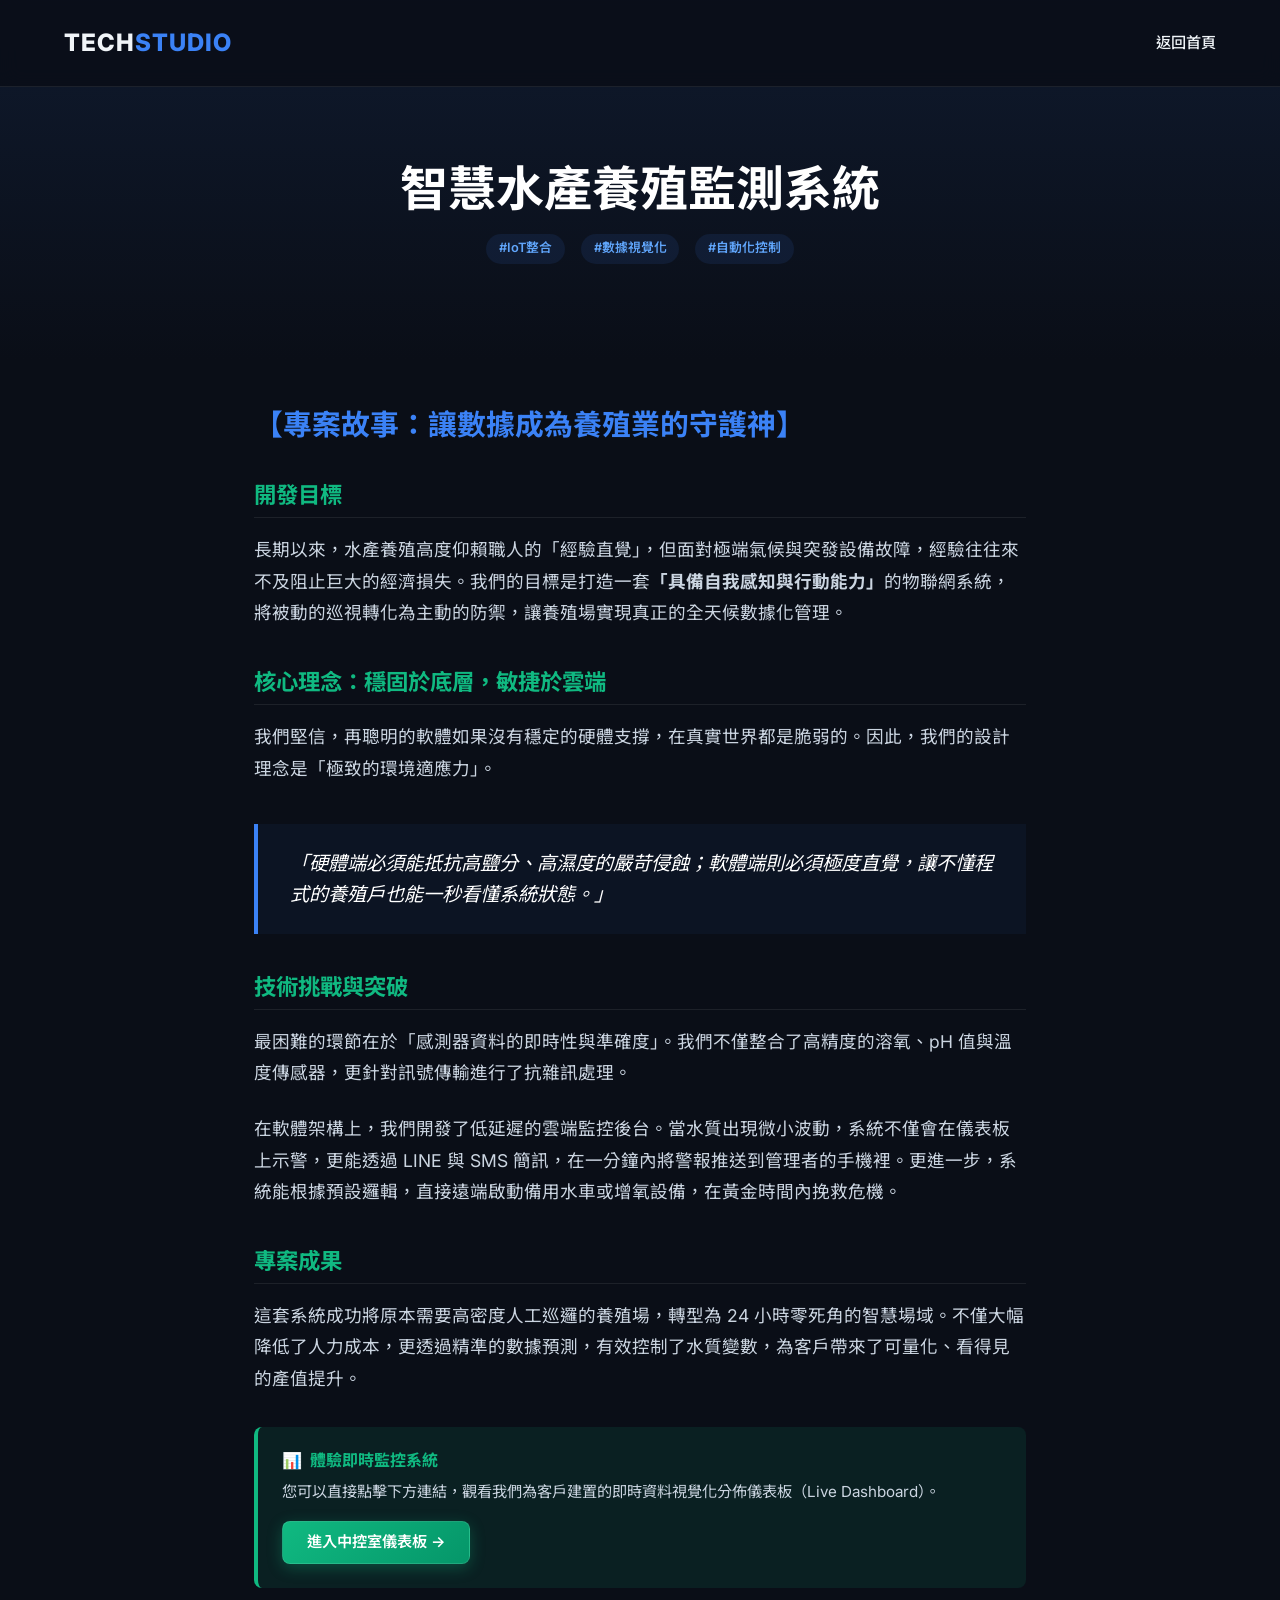
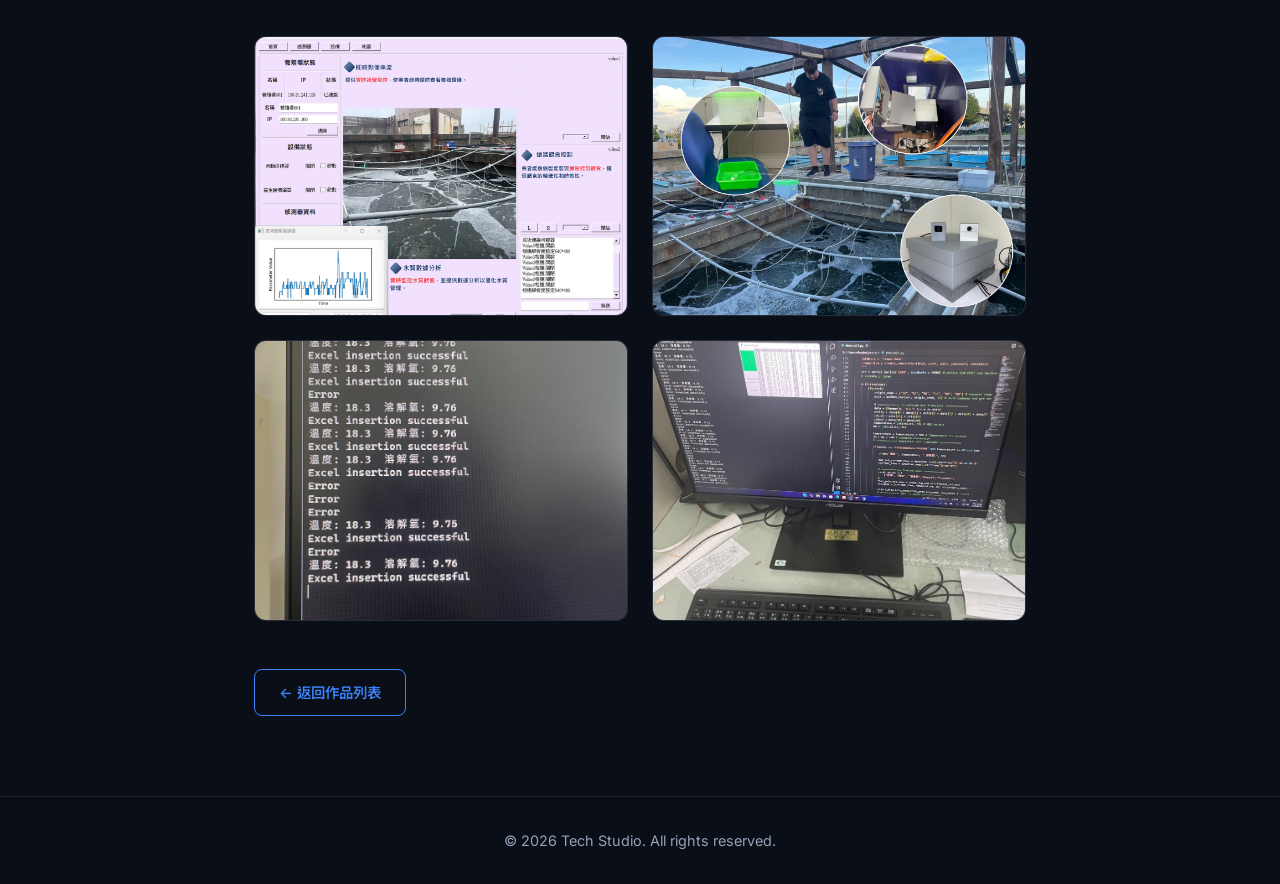
<file: case-aquaculture.html>
<!DOCTYPE html>
<html lang="zh-TW">
<head>
    <meta charset="UTF-8">
    <meta name="viewport" content="width=device-width, initial-scale=1.0">
    <title>智慧水產養殖監測系統 - 專案詳情</title>
    <link href="https://fonts.googleapis.com/css2?family=Inter:wght@300;400;600;800&family=Noto+Sans+TC:wght@300;400;700&display=swap" rel="stylesheet">
    <link rel="stylesheet" href="style.css">
</head>
<body>
    <nav class="navbar">
        <div class="logo">TECH<span>STUDIO</span></div>
        <ul class="nav-links">
            <li><a href="index.html">返回首頁</a></li>
        </ul>
    </nav>

    <header class="case-header">
        <div class="case-container">
            <h1 class="fade-in-up">智慧水產養殖監測系統</h1>
            <div class="case-meta fade-in-up">
                <span class="tag">#IoT整合</span>
                <span class="tag">#數據視覺化</span>
                <span class="tag">#自動化控制</span>
            </div>
        </div>
    </header>

    <main class="case-container">
        <section class="case-story fade-in-up">
            <h2>【專案故事：讓數據成為養殖業的守護神】</h2>
            
            <h3>開發目標</h3>
            <p>長期以來，水產養殖高度仰賴職人的「經驗直覺」，但面對極端氣候與突發設備故障，經驗往往來不及阻止巨大的經濟損失。我們的目標是打造一套<strong>「具備自我感知與行動能力」</strong>的物聯網系統，將被動的巡視轉化為主動的防禦，讓養殖場實現真正的全天候數據化管理。</p>
            
            <h3>核心理念：穩固於底層，敏捷於雲端</h3>
            <p>我們堅信，再聰明的軟體如果沒有穩定的硬體支撐，在真實世界都是脆弱的。因此，我們的設計理念是「極致的環境適應力」。</p>
            <blockquote>「硬體端必須能抵抗高鹽分、高濕度的嚴苛侵蝕；軟體端則必須極度直覺，讓不懂程式的養殖戶也能一秒看懂系統狀態。」</blockquote>

            <h3>技術挑戰與突破</h3>
            <p>最困難的環節在於「感測器資料的即時性與準確度」。我們不僅整合了高精度的溶氧、pH 值與溫度傳感器，更針對訊號傳輸進行了抗雜訊處理。</p>
            <p>在軟體架構上，我們開發了低延遲的雲端監控後台。當水質出現微小波動，系統不僅會在儀表板上示警，更能透過 LINE 與 SMS 簡訊，在一分鐘內將警報推送到管理者的手機裡。更進一步，系統能根據預設邏輯，直接遠端啟動備用水車或增氧設備，在黃金時間內挽救危機。</p>

            <h3>專案成果</h3>
            <p>這套系統成功將原本需要高密度人工巡邏的養殖場，轉型為 24 小時零死角的智慧場域。不僅大幅降低了人力成本，更透過精準的數據預測，有效控制了水質變數，為客戶帶來了可量化、看得見的產值提升。</p>

            <div style="margin: 2rem 0; padding: 1.5rem; background: rgba(16, 185, 129, 0.1); border-left: 4px solid var(--accent-green); border-radius: 8px;">
                <h4 style="color: var(--accent-green); margin-bottom: 0.5rem; display: flex; align-items: center; gap: 0.5rem;">
                    <span>📊</span> 體驗即時監控系統
                </h4>
                <p style="margin-bottom: 1rem; font-size: 0.95rem;">您可以直接點擊下方連結，觀看我們為客戶建置的即時資料視覺化分佈儀表板（Live Dashboard）。</p>
                <a href="http://210.61.164.188:8080/tv" target="_blank" class="btn-primary-small" style="background: linear-gradient(135deg, var(--accent-green), #059669); box-shadow: 0 4px 15px rgba(16, 185, 129, 0.3);">
                    進入中控室儀表板 &rarr;
                </a>
            </div>

            <div class="gallery-grid">
                <div class="gallery-item">
                    <img src="img/養殖1.jpg" alt="專案圖片" onerror="this.parentNode.innerHTML='<div class=&quot;placeholder-img&quot;>養殖一 圖片預留位</div>'">
                </div>
                <div class="gallery-item">
                    <img src="img/養殖2.jpg" alt="專案圖片" onerror="this.parentNode.innerHTML='<div class=&quot;placeholder-img&quot;>養殖二 圖片預留位</div>'">
                </div>
                <div class="gallery-item">
                    <img src="img/3.jpg" alt="專案圖片" onerror="this.parentNode.innerHTML='<div class=&quot;placeholder-img&quot;>圖1 圖片預留位</div>'">
                </div>
                <div class="gallery-item">
                    <img src="img/4.jpg" alt="專案圖片" onerror="this.parentNode.innerHTML='<div class=&quot;placeholder-img&quot;>圖2 圖片預留位</div>'">
                </div>
            </div>

            <div class="back-btn">
                <a href="index.html#portfolio" class="btn-outline">&larr; 返回作品列表</a>
            </div>
        </section>
    </main>

    <footer class="footer">
        <p>&copy; 2026 Tech Studio. All rights reserved.</p>
    </footer>

    <script src="script.js"></script>
</body>
</html>
</file>
<file: style.css>
:root {
    --bg-primary: #0a0e17;
    --bg-secondary: #131a28;
    --text-primary: #f0f4f8;
    --text-secondary: #94a3b8;
    --accent-blue: #3b82f6;
    --accent-green: #10b981;
    --accent-purple: #8b5cf6;
    --card-bg: rgba(19, 26, 40, 0.6);
    --glass-border: rgba(255, 255, 255, 0.08);
}

* {
    margin: 0;
    padding: 0;
    box-sizing: border-box;
}

html {
    scroll-behavior: smooth;
    font-family: 'Inter', 'Noto Sans TC', sans-serif;
}

body {
    background-color: var(--bg-primary);
    color: var(--text-primary);
    line-height: 1.6;
    overflow-x: hidden;
}

/* Typography */
h1, h2, h3, h4 {
    font-weight: 700;
    line-height: 1.2;
}

h2 {
    font-size: 2.5rem;
    margin-bottom: 1.5rem;
}

p {
    color: var(--text-secondary);
}

.section-padding {
    padding: 6rem 5%;
}

.section-padding-small {
    padding: 3rem 5%;
}

.section-title {
    text-align: center;
    background: linear-gradient(to right, #ffffff, var(--text-secondary));
    -webkit-background-clip: text;
    background-clip: text;
    -webkit-text-fill-color: transparent;
    margin-bottom: 3rem;
}

/* Team Section */
.team-grid {
    display: grid;
    grid-template-columns: repeat(auto-fit, minmax(280px, 1fr));
    gap: 2rem;
    margin-top: 2rem;
}

.member-card {
    background: var(--card-bg);
    border: 1px solid var(--glass-border);
    border-radius: 20px;
    padding: 2rem;
    text-align: center;
    backdrop-filter: blur(12px);
    transition: all 0.4s cubic-bezier(0.175, 0.885, 0.32, 1.275);
    display: flex;
    flex-direction: column;
    align-items: center;
}

.member-card:hover {
    transform: translateY(-8px);
    border-color: rgba(59, 130, 246, 0.5);
    box-shadow: 0 20px 40px rgba(0, 0, 0, 0.6), 0 0 20px rgba(59, 130, 246, 0.15);
}

.member-photo {
    width: 120px;
    height: 120px;
    border-radius: 50%;
    margin-bottom: 1.5rem;
    padding: 5px;
    background: linear-gradient(135deg, var(--accent-blue), var(--accent-purple));
}

.member-photo img {
    width: 100%;
    height: 100%;
    border-radius: 50%;
    object-fit: cover;
    border: 3px solid var(--bg-primary);
}

.member-info h3 {
    font-size: 1.4rem;
    color: #fff;
    margin-bottom: 0.2rem;
}

.member-info .role {
    display: block;
    color: var(--accent-blue);
    font-size: 0.9rem;
    font-weight: 600;
    margin-bottom: 1.2rem;
    letter-spacing: 1.5px;
}

.member-info .edu {
    margin-bottom: 1rem;
}

.member-info .edu p {
    font-size: 0.85rem;
    margin-bottom: 0.2rem;
    line-height: 1.4;
    color: #e2e8f0;
}

.member-info .exp {
    margin-bottom: 1.2rem;
    font-size: 0.85rem;
    color: var(--text-secondary);
}

.skills-tags {
    display: flex;
    flex-wrap: wrap;
    gap: 0.4rem;
    justify-content: center;
}

.skills-tags span {
    background: rgba(255, 255, 255, 0.05);
    color: var(--text-secondary);
    padding: 0.2rem 0.6rem;
    border-radius: 4px;
    font-size: 0.75rem;
    border: 1px solid var(--glass-border);
}

.member-card:hover .skills-tags span {
    border-color: rgba(59, 130, 246, 0.3);
    color: #fff;
}

.section-subtitle {
    text-align: center;
    margin-bottom: 3rem;
    font-size: 1.1rem;
}

.mt-5 { margin-top: 5rem; }
.w-100 { width: 100%; }

/* Buttons */
.btn-primary, .btn-primary-small {
    display: inline-block;
    background: linear-gradient(135deg, var(--accent-blue), #2563eb);
    color: white;
    text-decoration: none;
    border-radius: 8px;
    font-weight: 600;
    transition: all 0.3s ease;
    border: 1px solid rgba(255, 255, 255, 0.1);
    cursor: pointer;
}

.btn-primary {
    padding: 1rem 2.5rem;
    font-size: 1.1rem;
    box-shadow: 0 4px 15px rgba(59, 130, 246, 0.3);
}

.btn-outline {
    display: inline-block;
    padding: 0.7rem 1.5rem;
    border: 1px solid var(--accent-blue);
    color: var(--accent-blue);
    text-decoration: none;
    border-radius: 8px;
    font-weight: 600;
    font-size: 0.9rem;
    transition: all 0.3s ease;
    text-align: center;
}

.btn-outline:hover {
    background: rgba(59, 130, 246, 0.1);
    transform: translateY(-2px);
    box-shadow: 0 4px 12px rgba(59, 130, 246, 0.2);
}

.mt-2 { margin-top: 1rem; }
.mt-3 { margin-top: 2rem; }

.btn-primary-small {
    padding: 0.5rem 1.5rem;
    font-size: 0.95rem;
}

.btn-primary:hover, .btn-primary-small:hover {
    transform: translateY(-3px);
    box-shadow: 0 8px 25px rgba(59, 130, 246, 0.4);
    background: linear-gradient(135deg, #60a5fa, #1d4ed8);
    filter: brightness(1.1);
}

/* Navbar */
.navbar {
    position: fixed;
    top: 0;
    left: 0;
    width: 100%;
    padding: 1.5rem 5%;
    display: flex;
    justify-content: space-between;
    align-items: center;
    background: rgba(10, 14, 23, 0.85);
    backdrop-filter: blur(10px);
    z-index: 1000;
    border-bottom: 1px solid var(--glass-border);
}

.navbar .logo {
    font-size: 1.5rem;
    font-weight: 800;
    letter-spacing: 1px;
}

.navbar .logo span {
    color: var(--accent-blue);
}

.nav-links {
    list-style: none;
    display: flex;
    gap: 2rem;
    align-items: center;
}

.nav-links a {
    color: var(--text-primary);
    text-decoration: none;
    font-weight: 500;
    font-size: 0.95rem;
    transition: color 0.3s;
}

.nav-links a:hover {
    color: var(--accent-blue);
}

.hamburger {
    display: none;
    cursor: pointer;
}

.hamburger .bar {
    display: block;
    width: 25px;
    height: 3px;
    margin: 5px auto;
    transition: all 0.3s ease-in-out;
    background-color: white;
}

/* Hero Section */
.hero {
    position: relative;
    height: 100vh;
    display: flex;
    flex-direction: column;
    justify-content: center;
    align-items: center;
    text-align: center;
    padding: 0 20px;
    overflow: hidden;
}

.hero-bg {
    position: absolute;
    top: 0;
    left: 0;
    width: 100%;
    height: 100%;
    background-image: 
        radial-gradient(circle at 15% 50%, rgba(59, 130, 246, 0.15), transparent 25%),
        radial-gradient(circle at 85% 30%, rgba(139, 92, 246, 0.15), transparent 25%);
    background-color: var(--bg-primary);
    z-index: -1;
}

.hero-bg::after {
    content: '';
    position: absolute;
    top: 0;
    left: 0;
    width: 100%;
    height: 100%;
    background-image: linear-gradient(rgba(255, 255, 255, 0.03) 1px, transparent 1px),
                      linear-gradient(90deg, rgba(255, 255, 255, 0.03) 1px, transparent 1px);
    background-size: 30px 30px;
    z-index: -1;
}

.hero-content h1 {
    font-size: 3.5rem;
    margin-bottom: 1.5rem;
    background: linear-gradient(to right, #ffffff, #93c5fd);
    -webkit-background-clip: text;
    background-clip: text;
    -webkit-text-fill-color: transparent;
}

.hero-content .subtitle {
    font-size: 1.25rem;
    max-width: 800px;
    margin: 0 auto 2.5rem;
}

.trust-bar-container {
    margin-top: 4rem;
    border-top: 1px solid var(--glass-border);
    border-bottom: 1px solid var(--glass-border);
    padding: 1rem 0;
    width: 100%;
    max-width: 800px;
}

.trust-bar {
    display: flex;
    justify-content: center;
    align-items: center;
    gap: 1.5rem;
    font-size: 0.9rem;
    color: var(--text-secondary);
    letter-spacing: 1px;
    flex-wrap: wrap;
}

.trust-bar .separator {
    color: var(--accent-blue);
    opacity: 0.5;
}

/* Portfolio Section */
.portfolio-grid {
    display: grid;
    grid-template-columns: repeat(auto-fit, minmax(320px, 1fr));
    gap: 2.5rem;
    margin-top: 3rem;
}

.project-card {
    background: var(--card-bg);
    border: 1px solid var(--glass-border);
    border-radius: 16px;
    overflow: hidden;
    backdrop-filter: blur(10px);
    transition: transform 0.3s ease, box-shadow 0.3s ease;
    display: flex;
    flex-direction: column;
}

.project-card:hover {
    transform: translateY(-8px);
    box-shadow: 0 15px 35px rgba(0, 0, 0, 0.6);
    border-color: rgba(255, 255, 255, 0.15);
}

.project-img-wrapper {
    width: 100%;
    height: 220px;
    overflow: hidden;
}

.project-img-wrapper img {
    width: 100%;
    height: 100%;
    object-fit: cover;
    transition: transform 0.5s ease;
}

.project-card:hover .project-img-wrapper img {
    transform: scale(1.05);
}

.project-content {
    padding: 1.8rem;
    display: flex;
    flex-direction: column;
    flex-grow: 1;
}

.project-content h3 {
    font-size: 1.4rem;
    margin-bottom: 1rem;
    color: #fff;
}

.tags {
    display: flex;
    gap: 0.5rem;
    margin-bottom: 1rem;
    flex-wrap: wrap;
}

.tag {
    background: rgba(59, 130, 246, 0.1);
    color: #60a5fa;
    padding: 0.3rem 0.8rem;
    border-radius: 20px;
    font-size: 0.8rem;
    font-weight: 600;
}

.project-content p {
    font-size: 0.95rem;
    margin-bottom: 0.8rem;
}

.project-content strong {
    color: #e2e8f0;
}

.solution, .result {
    margin-top: 1rem;
    padding-top: 1rem;
    border-top: 1px solid var(--glass-border);
}

.solution h4 {
    font-size: 1rem;
    margin-bottom: 0.5rem;
    color: var(--accent-green);
}

.solution ul {
    list-style-type: none;
}

.solution li {
    font-size: 0.9rem;
    margin-bottom: 0.4rem;
    position: relative;
    padding-left: 1rem;
}

.solution li::before {
    content: '▹';
    position: absolute;
    left: 0;
    color: var(--accent-blue);
}

.result {
    color: #cbd5e1;
    font-size: 0.95rem;
    background: rgba(16, 185, 129, 0.05);
    padding: 1rem;
    border-radius: 8px;
    margin-top: 1.5rem;
    margin-top: auto;
}

/* Services Section */
.service-cards {
    display: grid;
    grid-template-columns: repeat(auto-fit, minmax(300px, 1fr));
    gap: 2rem;
}

.service-card {
    background: var(--bg-secondary);
    padding: 2.5rem;
    border-radius: 16px;
    border: 1px solid var(--glass-border);
    transition: all 0.4s ease;
    position: relative;
    overflow: hidden;
}

.service-card::before {
    content: '';
    position: absolute;
    top: 0;
    left: 0;
    width: 100%;
    height: 4px;
    transition: height 0.4s ease;
}

.service-card.glow-blue { border-top-color: var(--accent-blue); }
.service-card.glow-blue::before { background: var(--accent-blue); box-shadow: 0 0 20px var(--accent-blue); }
.service-card.glow-green { border-top-color: var(--accent-green); }
.service-card.glow-green::before { background: var(--accent-green); box-shadow: 0 0 20px var(--accent-green); }
.service-card.glow-purple { border-top-color: var(--accent-purple); }
.service-card.glow-purple::before { background: var(--accent-purple); box-shadow: 0 0 20px var(--accent-purple); }

.service-card:hover {
    transform: translateY(-8px);
    background: rgba(30, 41, 59, 0.95);
    box-shadow: 0 15px 35px rgba(0,0,0,0.5);
}

.service-card:hover::before {
    height: 6px;
}

.service-card .icon {
    font-size: 2.5rem;
    margin-bottom: 1.5rem;
}

.service-card h3 {
    font-size: 1.3rem;
    margin-bottom: 1rem;
    color: #fff;
}

.service-card p {
    font-size: 0.95rem;
    margin-bottom: 1rem;
}

.service-card .advantage {
    color: #cbd5e1;
    background: rgba(255, 255, 255, 0.03);
    padding: 1rem;
    border-radius: 8px;
    border-left: 3px solid var(--accent-blue);
}

/* Process Timeline */
.timeline {
    max-width: 800px;
    margin: 0 auto;
    position: relative;
    padding-left: 30px;
}

.timeline::before {
    content: '';
    position: absolute;
    top: 0;
    bottom: 0;
    left: 11px;
    width: 2px;
    background: var(--glass-border);
}

.timeline-item {
    position: relative;
    margin-bottom: 2.5rem;
}

.timeline-item:last-child {
    margin-bottom: 0;
}

.timeline-item .dot {
    position: absolute;
    left: -34px;
    top: 5px;
    width: 16px;
    height: 16px;
    border-radius: 50%;
    background: var(--bg-primary);
    border: 3px solid var(--accent-blue);
    z-index: 1;
}

.timeline-item .content {
    background: var(--card-bg);
    border: 1px solid var(--glass-border);
    padding: 1.5rem;
    border-radius: 12px;
    transition: all 0.3s ease;
}

.timeline-item:hover .content {
    transform: translateX(10px);
    border-color: rgba(59, 130, 246, 0.4);
    box-shadow: 0 5px 15px rgba(0, 0, 0, 0.3);
}

.timeline-item:hover .dot {
    background: var(--accent-blue);
    transform: scale(1.2);
    box-shadow: 0 0 10px rgba(59, 130, 246, 0.8);
}

.timeline-item h4 {
    color: #fff;
    margin-bottom: 0.5rem;
}

.timeline-item .deliverable {
    font-size: 0.9rem;
    color: var(--accent-green);
    font-weight: 500;
}

/* About & Social Proof */
.about {
    background: linear-gradient(180deg, var(--bg-primary) 0%, var(--bg-secondary) 100%);
    text-align: center;
}

.about-content {
    max-width: 800px;
    margin: 0 auto 4rem;
}

.about-content .highlight-quote {
    font-size: 1.5rem;
    font-weight: 700;
    color: var(--accent-blue);
    margin-top: 1.5rem;
}

.tech-stack-logos h3 {
    margin-bottom: 2rem;
    color: var(--text-secondary);
    font-size: 1.1rem;
    letter-spacing: 2px;
    text-transform: uppercase;
}

.logo-grid {
    display: flex;
    justify-content: center;
    align-items: center;
    gap: 3rem;
    flex-wrap: wrap;
    opacity: 0.7;
}

.logo-grid img {
    height: 50px;
    object-fit: contain;
    filter: grayscale(100%) brightness(150%);
    transition: all 0.3s ease;
}

.logo-grid img:hover {
    filter: grayscale(0%) brightness(100%);
    transform: scale(1.1);
}

/* Contact Section */
.contact {
    display: flex;
    flex-direction: column;
    align-items: center;
}

.glass-card {
    background: rgba(19, 26, 40, 0.4);
    backdrop-filter: blur(16px);
    border: 1px solid var(--glass-border);
    border-radius: 20px;
    padding: 3rem;
    width: 100%;
    max-width: 700px;
}

.contact-expectation {
    background: rgba(59, 130, 246, 0.1);
    border-left: 4px solid var(--accent-blue);
    padding: 1.5rem;
    border-radius: 8px;
    margin-bottom: 2.5rem;
    font-size: 0.95rem;
}

.form-group {
    margin-bottom: 1.5rem;
}

.form-group label {
    display: block;
    margin-bottom: 0.5rem;
    font-weight: 500;
    color: #e2e8f0;
}

.form-group input,
.form-group textarea {
    width: 100%;
    padding: 1rem;
    background: rgba(0, 0, 0, 0.2);
    border: 1px solid var(--glass-border);
    border-radius: 8px;
    color: white;
    font-family: inherit;
    transition: border-color 0.3s;
}

.form-group input:focus,
.form-group textarea:focus {
    outline: none;
    border-color: var(--accent-blue);
    background: rgba(0, 0, 0, 0.4);
}

.form-status {
    margin-top: 1rem;
    padding: 1rem;
    border-radius: 8px;
    text-align: center;
    display: none;
}

.form-status.success {
    display: block;
    background: rgba(16, 185, 129, 0.1);
    color: var(--accent-green);
    border: 1px solid var(--accent-green);
}

.form-status.error {
    display: block;
    background: rgba(239, 68, 68, 0.1);
    color: #ef4444;
    border: 1px solid #ef4444;
}

/* Footer */
.footer {
    padding: 2rem;
    text-align: center;
    border-top: 1px solid var(--glass-border);
    color: var(--text-secondary);
    font-size: 0.9rem;
}

/* Case Study Pages Specialized CSS */
.case-header {
    padding: 10rem 5% 4rem;
    text-align: center;
    background: linear-gradient(180deg, rgba(59, 130, 246, 0.1) 0%, var(--bg-primary) 100%);
}

.case-header h1 {
    font-size: 3rem;
    margin-bottom: 1rem;
    color: #fff;
}

.case-meta {
    display: flex;
    justify-content: center;
    gap: 1rem;
    margin-bottom: 2rem;
}

.case-container {
    max-width: 900px;
    margin: 0 auto;
    padding: 0 5%;
}

.case-story {
    margin-bottom: 5rem;
}

.case-story h2 {
    font-size: 1.8rem;
    color: var(--accent-blue);
    margin: 3rem 0 1.5rem;
}

.case-story h3 {
    font-size: 1.4rem;
    color: var(--accent-green);
    margin: 2.5rem 0 1rem;
    border-bottom: 1px solid var(--glass-border);
    padding-bottom: 0.5rem;
}

.case-story p {
    font-size: 1.1rem;
    line-height: 1.8;
    margin-bottom: 1.5rem;
    color: #cbd5e1;
}

.case-story blockquote {
    border-left: 4px solid var(--accent-blue);
    padding: 1.5rem 2rem;
    background: rgba(59, 130, 246, 0.05);
    font-style: italic;
    font-size: 1.2rem;
    margin: 2.5rem 0;
    color: #fff;
}

/* Gallery Grid */
.gallery-grid {
    display: grid;
    grid-template-columns: repeat(auto-fit, minmax(280px, 1fr));
    gap: 1.5rem;
    margin: 3rem 0;
}

.gallery-item {
    background: var(--bg-secondary);
    border-radius: 12px;
    overflow: hidden;
    border: 1px solid var(--glass-border);
    aspect-ratio: 4 / 3;
}

.gallery-item img {
    width: 100%;
    height: 100%;
    object-fit: cover;
    transition: transform 0.3s ease;
}

.gallery-item:hover img {
    transform: scale(1.05);
}

.placeholder-img {
    display: flex;
    align-items: center;
    justify-content: center;
    height: 100%;
    background: #1e293b;
    color: var(--text-secondary);
    font-size: 0.9rem;
    text-align: center;
    padding: 1rem;
}

.back-btn {
    margin: 2rem 0 4rem;
}

/* Animations */
.fade-in-up {
    opacity: 0;
    transform: translateY(30px);
    transition: opacity 0.8s ease-out, transform 0.8s ease-out;
}

.fade-in-up.appear {
    opacity: 1;
    transform: translateY(0);
}

/* Responsive */
@media (max-width: 768px) {
    .hamburger {
        display: block;
    }
    
    .nav-links {
        position: fixed;
        left: -100%;
        top: 70px;
        flex-direction: column;
        background: rgba(10, 14, 23, 0.95);
        backdrop-filter: blur(10px);
        width: 100%;
        text-align: center;
        transition: 0.3s;
        padding: 2rem 0;
        border-bottom: 1px solid var(--glass-border);
    }
    
    .nav-links.active {
        left: 0;
    }

    .hero-content h1 {
        font-size: 2.2rem;
    }
    
    .glass-card {
        padding: 1.5rem;
    }

    .logo-grid {
        gap: 1.5rem;
    }
}
</file>
